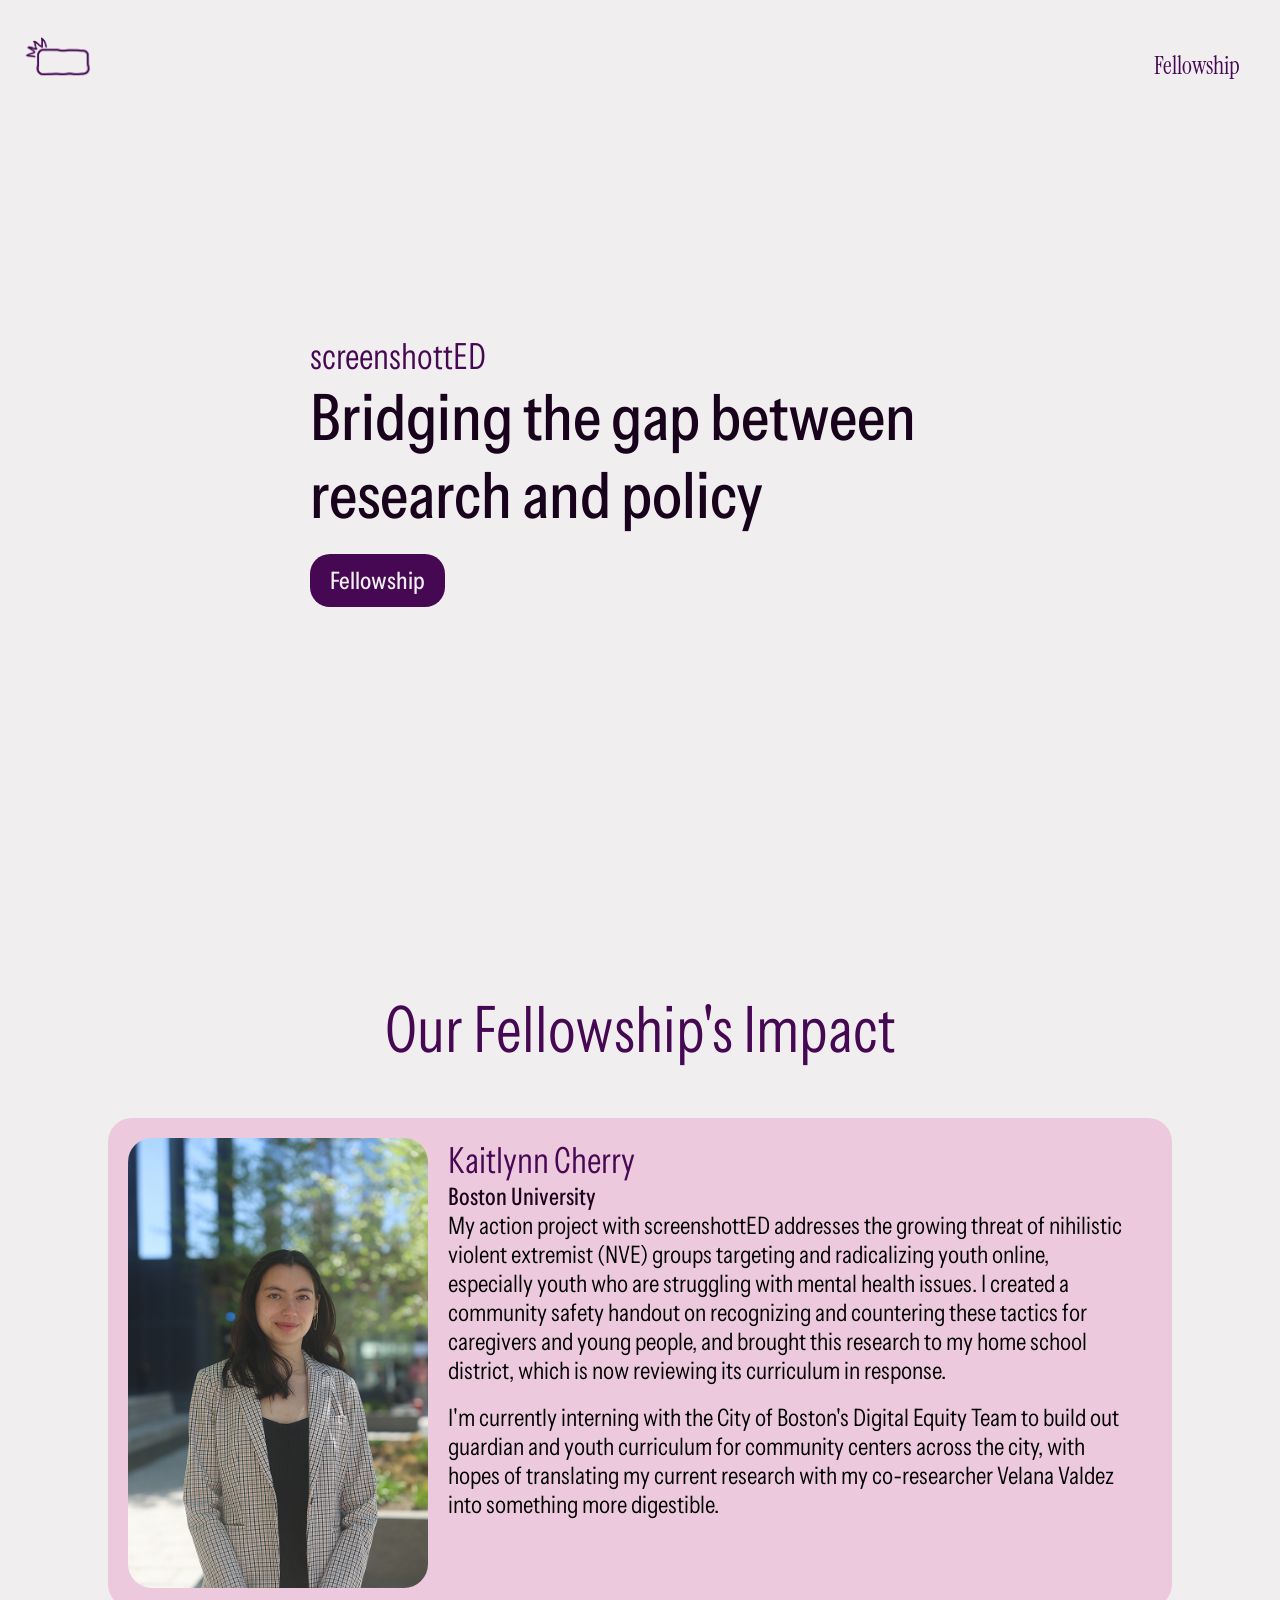
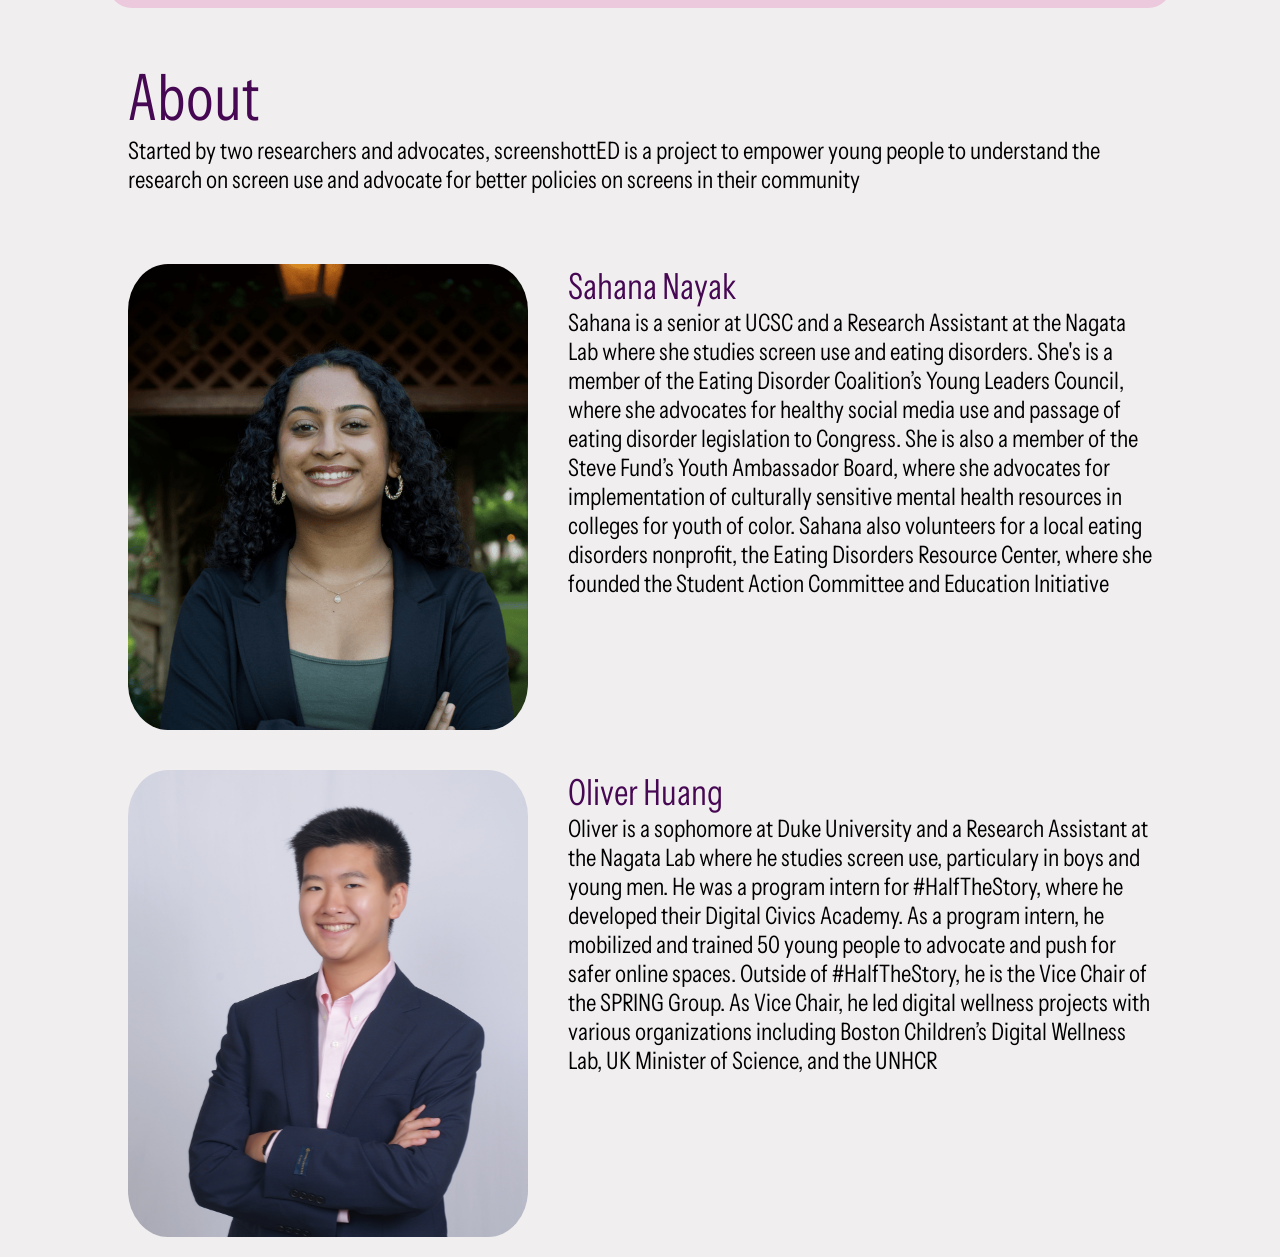
<file: index.html>
<!DOCTYPE html>
<html lang="en">
<head>
    <meta charset="UTF-8">
    <meta name="viewport" content="width=device-width, initial-scale=1.0">
    <title>screenshottED</title>
    <link rel="stylesheet" href="./styles.css">
    <link rel="stylesheet" href="./nav.css">
   <link rel="preconnect" href="https://fonts.googleapis.com">
    <link rel="preconnect" href="https://fonts.gstatic.com" crossorigin>
    <link href="https://fonts.googleapis.com/css2?family=Instrument+Serif:ital@0;1&display=swap" rel="stylesheet">
    <script src="https://code.jquery.com/jquery-3.7.1.js" integrity="sha256-eKhayi8LEQwp4NKxN+CfCh+3qOVUtJn3QNZ0TciWLP4=" crossorigin="anonymous"></script>
   <link rel="preconnect" href="https://fonts.googleapis.com">
   <link rel="preconnect" href="https://fonts.googleapis.com">
<link rel="preconnect" href="https://fonts.gstatic.com" crossorigin>
<link href="https://fonts.googleapis.com/css2?family=Instrument+Sans:ital,wdth,wght@0,75..100,400..700;1,75..100,400..700&display=swap" rel="stylesheet">
</head>
<body>
    <div id="nav-placeholder">
    </div>
    <script>
    $(function(){
      $("#nav-placeholder").load("nav.html");
    });
    </script>
    <div class="herocontainer">
        <div class="herotext">
            <h2>
                screenshottED
            </h2>
            <h1>
                Bridging the gap between research and policy
            </h1>
            <div class="button">
                <a href="./fellowship.html">
                <h3>
                    Fellowship
                </h3>
                </a>
            </div>
        </div>
    </div>
    <div class="container">
        <div class="header" id="impact">
            <h2>
                Our Fellowship's Impact
            </h2>
        </div>
        <div class="callout-box">
            <div class="callout-image">
                <img src="/headshots/k-spotlight.png">
            </div>
            <div class="callout-text">
                <h3>
                    Kaitlynn Cherry
                </h3>
                <h4>
                    Boston University
                </h4>    
                <p>
                    My action project with screenshottED addresses the growing threat of nihilistic violent extremist (NVE) groups targeting and radicalizing youth online, especially youth who are struggling with mental health issues. I created a community safety handout on recognizing and countering these tactics for caregivers and young people, and brought this research to my home school district, which is now reviewing its curriculum in response. 
                </p>
                <br>
                <p>
                    I'm currently interning with the City of Boston's Digital Equity Team to build out guardian and youth curriculum for community centers across the city, with hopes of translating my current research with my co-researcher Velana Valdez into something more digestible.
                </p>
            </div>
        </div>
    <div class="container">
        <div class="header">
            <h2>
                About
            </h2>
            <p>
                Started by two researchers and advocates, screenshottED is a project to empower young people to understand the research on screen use and advocate for better policies on screens in their community
            </p>
        </div>
        <div class="about">
            <div class="about-image">
                <img src="./sahana_headshot.png" alt="Photo of Sahana Nayak">
            </div>
            <div class="about-text">
                <h3>
                    Sahana Nayak
                </h3>
                <p>
                   Sahana is a senior at UCSC and a Research Assistant at the Nagata Lab where she studies screen use and eating disorders. She's is a member of the Eating Disorder Coalition’s Young Leaders Council, where she advocates for healthy social media use and passage of eating disorder legislation to Congress. She is also a member of the Steve Fund’s Youth Ambassador Board, where she advocates for implementation of culturally sensitive mental health resources in colleges for youth of color. Sahana also volunteers for a local eating disorders nonprofit, the Eating Disorders Resource Center, where she founded the Student Action Committee and Education Initiative
                </p>
            </div>
        </div>
        <div class="about">
            <div class="about-image">
                <img src="./oliver_headshot.png" alt="Photo of Oliver Huang">
            </div>
            <div class="about-text">
                <h3>
                    Oliver Huang
                </h3>
                <p>
                    Oliver is a sophomore at Duke University and a Research Assistant at the Nagata Lab where he studies screen use, particulary in boys and young men. He was a program intern for #HalfTheStory, where he developed their Digital Civics Academy. As a program intern, he mobilized and trained 50 young people to advocate and push for safer online spaces. Outside of #HalfTheStory, he is the Vice Chair of the SPRING Group. As Vice Chair, he led digital wellness projects with various organizations including Boston Children’s Digital Wellness Lab, UK Minister of Science, and the UNHCR
                </p>
            </div>
        </div>
    </div>
</body>
</html>
</file>
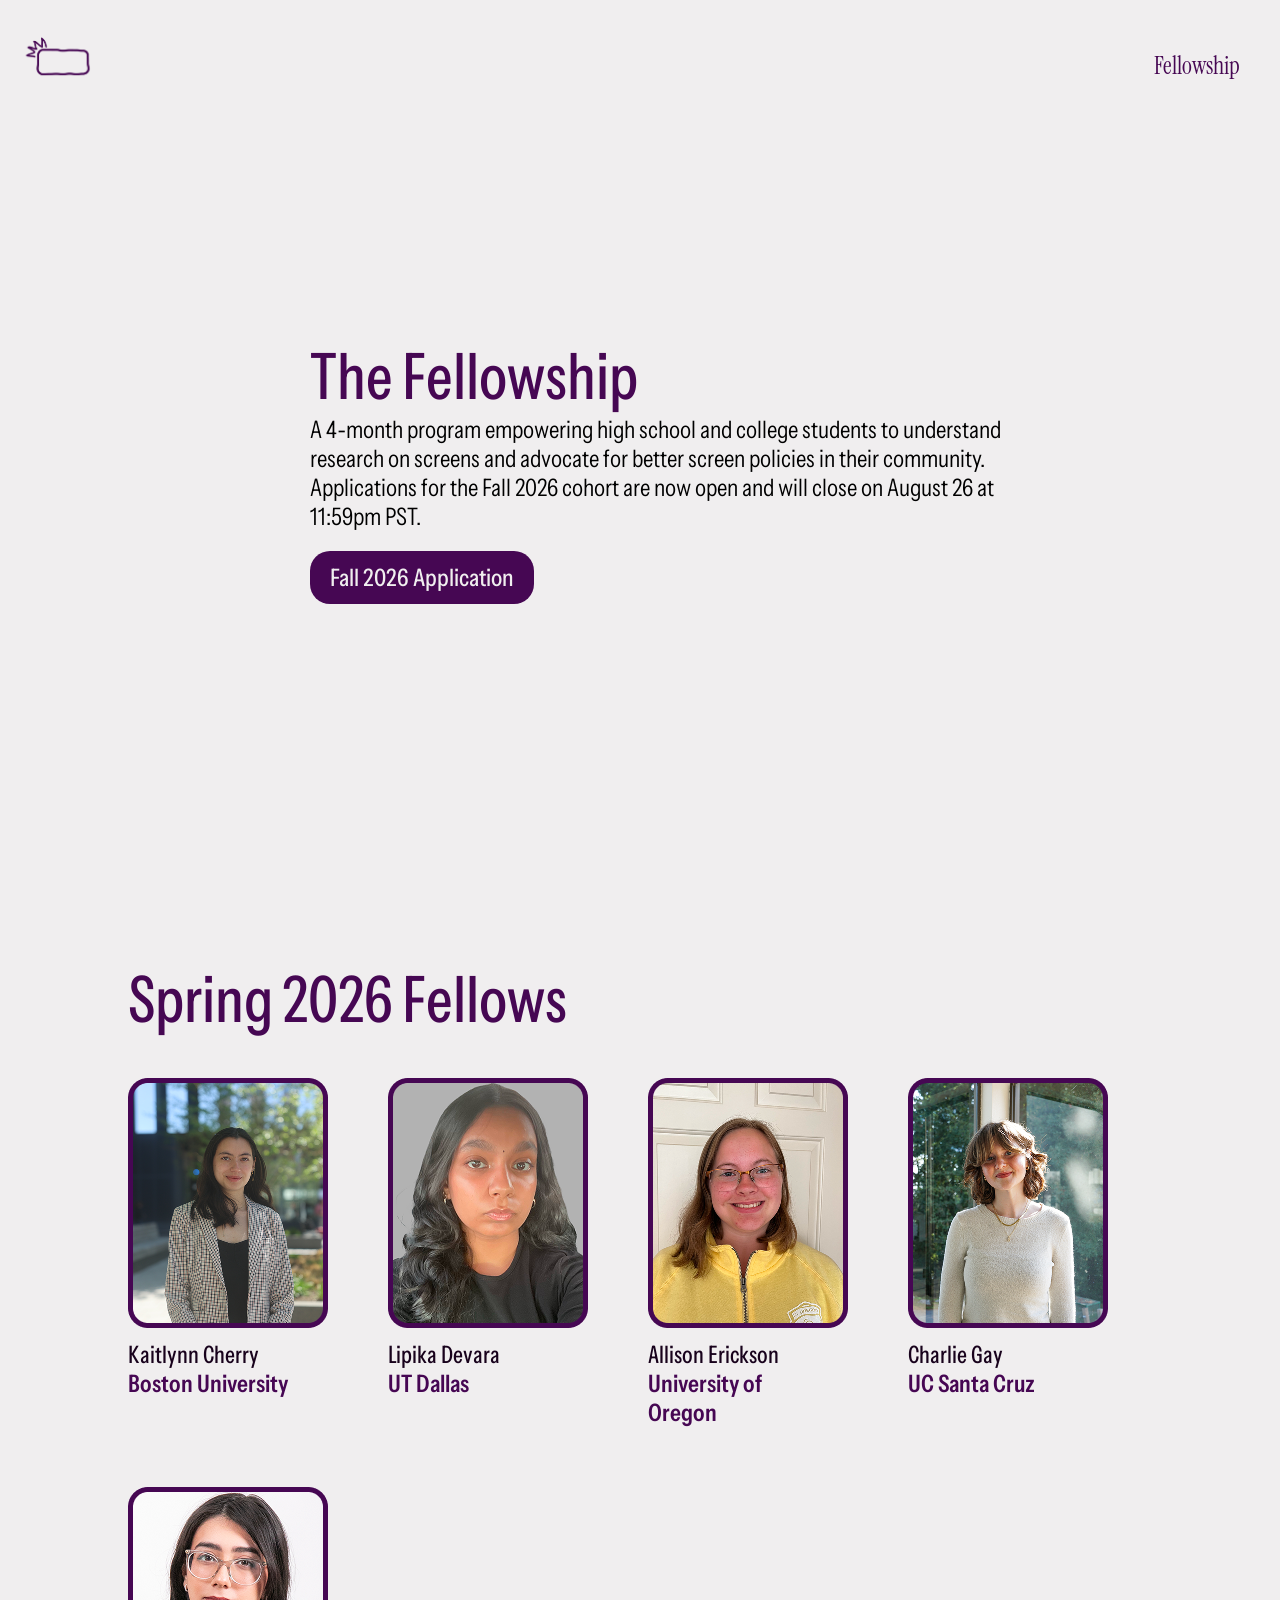
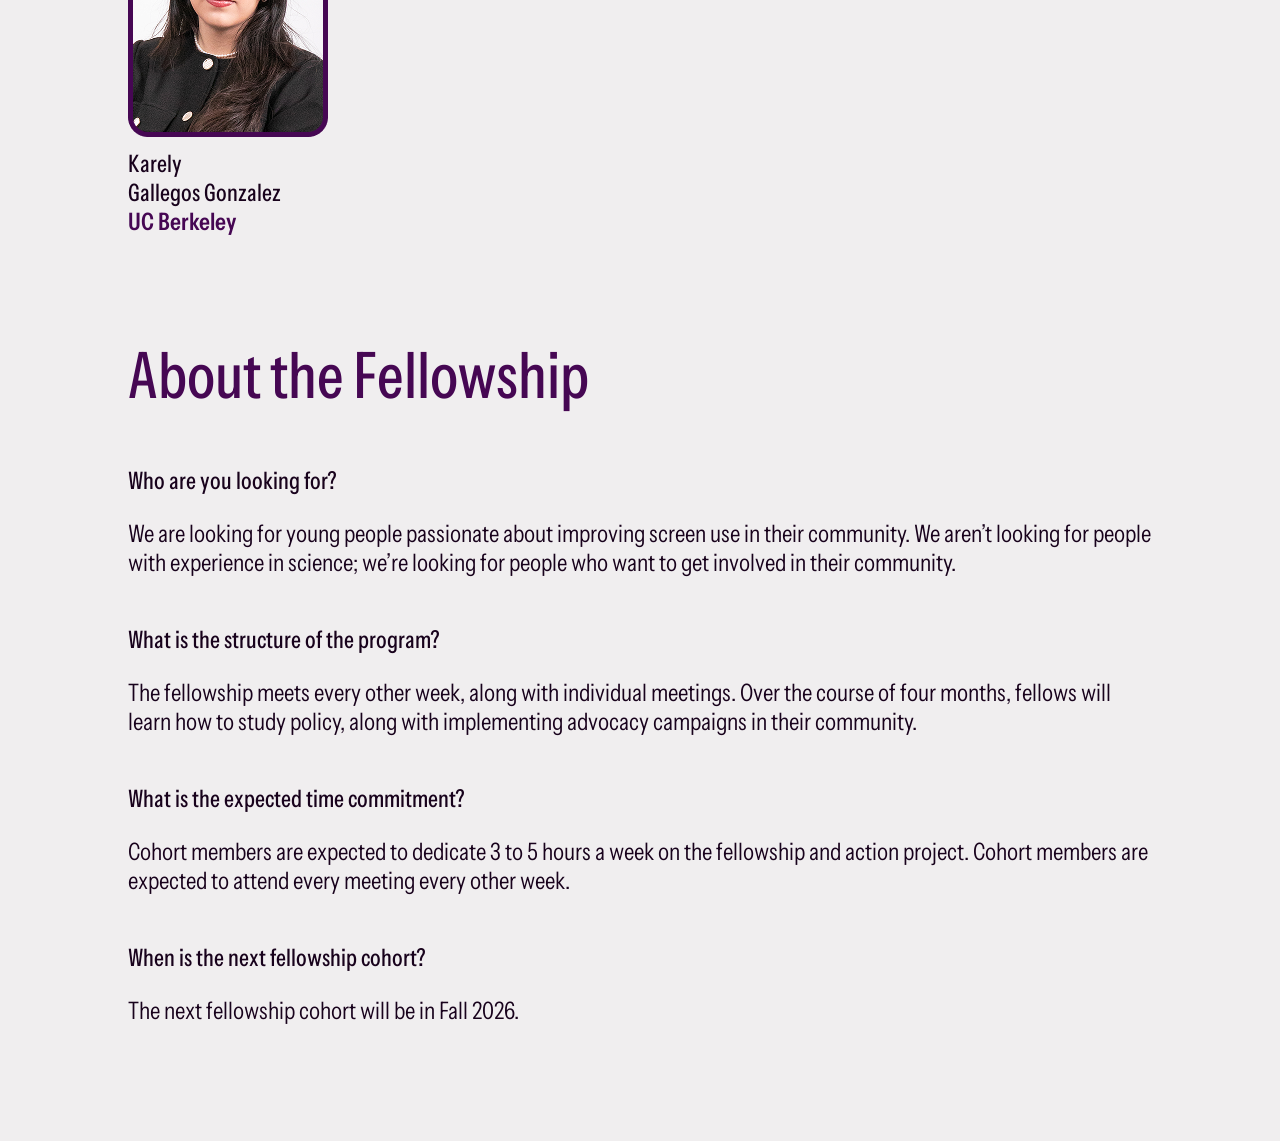
<file: fellowship.html>
<!DOCTYPE html>
<html lang="en">
<head>
    <meta charset="UTF-8">
    <meta name="viewport" content="width=device-width, initial-scale=1.0">
    <title>Fellowship</title>
    <link rel="stylesheet" href="./styles.css">
    <link rel="stylesheet" href="./nav.css">
    <link rel="preconnect" href="https://fonts.googleapis.com">
    <link rel="preconnect" href="https://fonts.gstatic.com" crossorigin>
    <link href="https://fonts.googleapis.com/css2?family=Instrument+Serif:ital@0;1&display=swap" rel="stylesheet">
    <script src="https://code.jquery.com/jquery-3.7.1.js" integrity="sha256-eKhayi8LEQwp4NKxN+CfCh+3qOVUtJn3QNZ0TciWLP4=" crossorigin="anonymous"></script>
    <link rel="preconnect" href="https://fonts.googleapis.com">
    <link rel="preconnect" href="https://fonts.gstatic.com" crossorigin>
    <link href="https://fonts.googleapis.com/css2?family=Instrument+Sans:ital,wdth,wght@0,87.5,400..700;1,87.5,400..700&display=swap" rel="stylesheet">
    <link rel="icon" type="image/x-icon" href="./Screen Shotted Logo.png">
</head>
<body>
        <div id="nav-placeholder">
    </div>
    <script>
    $(function(){
      $("#nav-placeholder").load("nav.html");
    });
    </script>
    <div class="herocontainer">
        <div class="herotext">
            <h1 style="color: var(--edpurple); font-variation-settings: 'wdth' 75;">
                The Fellowship
            </h1>
            <p>
                A 4-month program empowering high school and college students to understand research on screens and advocate for better screen policies in their community. Applications for the Fall 2026 cohort are now open and will close on August 26 at 11:59pm PST.
            </p>
            <div class="button">
                <a href="https://forms.gle/ZMpFMsC5ezYrTrWBA">
                <h3>
                    Fall 2026 Application
                </h3>
                </a>
            </div>
        </div>
    </div>
    <div class="fellow-setup">
        <div class="fellows" id="fellows">
            <div>
                <h2>
                    Spring 2026 Fellows
                </h2>
            </div>
            <div class="fellowship-container">
                <div class="fellow">
                    <img src="headshots/KC.png" alt="Photo of Kaitlynn Cherry">
                    <h3>
                        Kaitlynn Cherry
                    </h3>
                    <h4>
                        Boston University
                    </h4>
                </div>
                <div class="fellow">
                    <img src="headshots/LD.png" alt="Photo of Lipika Devara">
                    <h3>
                        Lipika Devara
                    </h3>
                    <h4>
                        UT Dallas
                    </h4>
                </div>
                <div class="fellow">
                    <img src="headshots/AE.png" alt="Photo of Allison Erickson">
                    <h3>
                        Allison Erickson
                    </h3>
                    <h4>
                        University of <br>Oregon
                    </h4>
                </div>
                <div class="fellow">
                    <img src="headshots/CG.png" alt="Photo of Charlie Gay">
                    <h3>
                        Charlie Gay
                    </h3>
                    <h4>
                        UC Santa Cruz
                    </h4>
                </div>
                <div class="fellow">
                    <img src="headshots/KGG.png" alt="Photo of Emmy Chavez">
                    <h3>
                        Karely <br> Gallegos Gonzalez
                    </h3>
                    <h4>
                        UC Berkeley
                    </h4>
                </div>
            </div>
        </div>
    </div>
    <div class="fellow-setup">
        <div class="fellows">
            <div>
                <h2>
                    About the Fellowship
                </h2>
            </div>
            <div class="faq">
                <h3>
                    Who are you looking for?
                </h3>
                <p>
                    We are looking for young people passionate about improving screen use in their community. We aren’t looking for people with experience in science; we’re looking for people who want to get involved in their community.
                </p>
                <h3>
                    What is the structure of the program?
                </h3>
                <p>
                    The fellowship meets every other week, along with individual meetings. Over the course of four months, fellows will learn how to study policy, along with implementing advocacy campaigns in their community.
                </p>
                <h3>
                    What is the expected time commitment?
                </h3>
                <p>
                    Cohort members are expected to dedicate 3 to 5 hours a week on the fellowship and action project. Cohort members are expected to attend every meeting every other week.
                </p>
                <h3>
                    When is the next fellowship cohort?
                </h3>
                <p id = "nextcohort">
                    The next fellowship cohort will be in Fall 2026.
                </p>
            </div>
        </div>
    </div>
</body>
</html>
</file>
<file: styles.css>
:root {
    --edwhite: #F0EEEF;
    --edpurple: #460753;
    --edblack: #18021C;
    --edpink: #DC3591;
}

* {
    margin: 0;
    padding: 0;
}


h1 {
    font-family: 'Instrument Sans', sans-serif;
    color: var(--edblack);
    font-weight: 500;
    font-size: 64px;
    font-variation-settings:
        "wdth" 80;
}

h2 {
    font-family: 'Instrument Sans', sans-serif;
    font-weight: 400;
    color: var(--edpurple);
    font-size: 64px;
    font-variation-settings:
        "wdth" 75;
}

h3 {
    font-family: 'Instrument Sans', sans-serif;
    font-weight: 400;
    color: var(--edpurple);
    font-size: 36px;
    font-variation-settings:
        "wdth" 75;
}

h4 {
    font-family: 'Instrument Sans', sans-serif;
    font-weight: 500;
    color: var(--edblack);
    font-size: 24px;
    font-variation-settings:
        "wdth" 75;
}

p {
    font-family: 'Instrument Sans', sans-serif;
    font-weight: 400;
    color: var(--quwhite);
    font-size: 24px;
    font-variation-settings:
        "wdth" 80;
}

.herocontainer {
    min-height: 100vh;
    background-color: var(--edwhite);
    display: flex;
    justify-content: center;
    align-items: center;
    width: 100%;
    padding: 20px;
    margin-left: auto;
    margin-right: auto;
}

.herotext {
    justify-content: start;
    width: clamp(300px, 80%, 700px);
    margin-left: auto;
    margin-right: auto;
}

.herotext h2 {
    color: var(--edpurple);
    font-size: 36px;
}

.container {
    min-height: 100vh;
    background-color: var(--edwhite);
    justify-content: center;
    margin-left: auto;
    margin-right: auto;
}

.header {
    font-family: 'Instrument Sans', sans-serif;
    padding: 50px;
    justify-content: center;
    margin-left: auto;
    margin-right: auto;
    font-variation-settings:
        "wdth" 75;
    width: clamp(300px, 80%, 1100px);
}

#impact {
    text-align: center;
    font-size: 28px;
}

.button {
    background-color: var(--edpurple);
    border: none;
    border-radius: 20px;
    padding-left: 20px;
    padding-right: 20px;
    padding-top: 12px;
    padding-bottom: 12px;
    cursor: pointer;
    text-decoration: none;
    display: inline-block;
    margin-top: 20px;
}

.button h3 {
    background-color: var(--edpurple);
    color: var(--edwhite);
    text-decoration: none;
    font-size: 24px;
    text-align: center;
    font-variation-settings: 
        "wdth" 80;
    font-weight: 500;
}

.callout-box {
    background-color: color-mix(in srgb, var(--edpink), transparent 80%);
    border-radius: 24px;
    padding: 20px;
    width: clamp(300px, 80%, 1100px);
    margin-left: auto;
    margin-right: auto;
    display: flex;
    flex-direction: row;
}

.callout-image img {
    max-width: 300px;
    border-radius: 24px;
    object-fit: cover;
}

.callout-text {
    padding-left: 20px;
    padding-right: 20px;
}

.workbox {
    background-color: var(--edwhite);
    display: inline-flexbox;
    flex-direction: row;
    justify-content: center;
    margin-left: auto;
    margin-right: auto;
    padding-top: 36px;
    padding-bottom: 36px;
    width: clamp(300px, 80%, 1100px);
}

.work {
    min-height: 420px;
    max-width: 300px;
    background-color: var(--qulightblue);
    display: inline-flex;
    padding-bottom: 20px;
    flex-direction: column;
    align-items: start;
    gap: 16px;
    flex-shrink: 0;
    border-radius: 24px;
    margin: 20px;

}

.work img {
    object-fit: cover;
    max-width: 300px;
    border-radius: 24px 24px 0px 0px;
}

.worktext {
    padding-left: 20px;
    padding-right: 20px;
}

.about {
    display: flex;
    flex-direction: row;
    justify-content: start;
    width: clamp(300px, 80%, 1100px);
    padding: 20px;
    margin-left: auto;
    margin-right: auto;
}


.about-image img {
    max-width: 400px;
    margin-right: 40px;
    aspect-ratio: 6/7;
    object-fit: cover;
    border-radius: 10%;
}

.body {
    width: clamp(300px, 80%, 1100px);
    margin-left: auto;
    margin-right: auto;
}

.body p {
    color: var(--edblack);
    font-size: 24px;
}

.body ul {
    padding-left: 40px;
    padding-top: 12px;
    padding-bottom: 12px;
    max-width: 800px;
}

.body li {
    color: var(--edblack);
    font-size: 18px;
    font-family: 'instrument sans', sans-serif;
}

.fellow-setup {
    width: 100%;
    background-color: var(--edwhite);
}

.fellows {
    padding: 20px;
    width: clamp(300px, 80%, 1100px);
    margin-left: auto;
    margin-right: auto;
    padding-bottom: 80px;
}

.fellows h2 {
    padding-bottom: 40px;
    font-weight: 500;
    font-variation-settings: 
        "wdth" 75;
}

.fellowship-container {
    display: flex;
    margin-left: auto;
    margin-right: auto;
    align-items: flex-start;
    align-content: flex-start;
    gap: 60px;
    flex-wrap: wrap;
}

.fellows h3 {
    color: var(--edblack);
    font-family: "Instrument Sans", sans-serif;
    font-size: 24px;
    font-style: normal;
    font-weight: 500;
    line-height: normal;
    margin-top: 12px;
}

.fellows h4 {
    color: #460753;
    font-family: "Instrument Sans", sans-serif;
    font-size: 24px;
    font-style: normal;
    font-weight: 600;
    line-height: normal;
    font-variation-settings: "wdth" 80;
}

.faq {
    margin-left: auto;
    margin-right: auto;
}

.faq h3 {
    padding-bottom: 24px;
}

.faq p {
    color: var(--edblack);
    font-size: 24px;
    font-family: 'instrument sans', sans-serif;
    padding-bottom: 36px;
}

@media screen and (max-width: 1000px) {
    .callout-box {
        flex-direction: column;
        align-items: center;
        text-align: start;
    }
}


@media screen and (max-width: 700px) {
    .herocontainer {
        padding-left: 20px;
        padding-right: 20px;
        width: auto;
        min-height: 100vh;
    }

    h1 {
        font-size: 48px;
    }

    h2 {
        font-size: 40px;
    }

    .workbox {
        padding-top: 24px;
        padding-left: 10px;
        padding-right: 10px;
        flex-direction: column;
    }

    .work {
        max-width: 280px;
    }

    .work img {
        max-width: 280px;
    }

    .header {
        padding: 20px;
        width: auto;
    }

    .about {
        flex-direction: column;
        align-items: center;
        text-align: start;
    }

    .about-text {
        margin-top: 20px;
    }

    .fellowship-container {
        flex-direction: none;
        justify-content: space-evenly;
    }

    .callout-box {
        flex-direction: column;
        align-items: center;
        text-align: center;
    }
}
</file>
<file: nav.css>
:root {
    --edwhite: #F0EEEF;
    --edpurple: #460753;
    --edpurplish: #961baf;
    --edblack: #18021C;
}

a, a:hover, a:visited, a:active {
    color: inherit;
    text-decoration: none;
   }

h1 {
    color: var(--edblack);
}

.navcontainer img {
    padding: 20px;
}

img {
    display: block;
}

.navcontainer {
    background-color: var(--edwhite);
    width: 100%;
    position: fixed;
}
.navbar {
    display: flex;
    flex-direction: row;
    flex-wrap: wrap;
    font-size: 1rem;
    justify-content: space-between;
    max-width: 1280px;
    margin-left: auto;
    margin-right: auto;
}

.navleft h2{
    color: var(--edpurple);
    font-size: 2rem;
    padding-left: 60px;
    padding-top: 1.2rem;
    font-weight: 500;
}

.navright{
    display: inline-flex;
    flex-direction: row;
    margin-top: 50px;
    margin-right: 30px;
    color: var(--edpurple);
}

.navright h3 {
    color: var(--edpurple);
    margin-left: 10px;
    margin-right: 10px;
    font-weight: 400;
    font-size: 1.5rem;
    font-family: 'Instrument Serif', serif;
}

.navright li {
    list-style-type: none;
    display: inline-block;
    flex-direction: row;  
}

.hamburger {
    display: none;
    cursor: pointer;
}

.bar {
    display: block;
    width: 30px;
    height: 3.6px;
    margin-bottom: 6px;
    color: var(--edpurple);
}

.sticky {
    position: fixed;
    top: 0;
    width: 100%;
}
</file>
